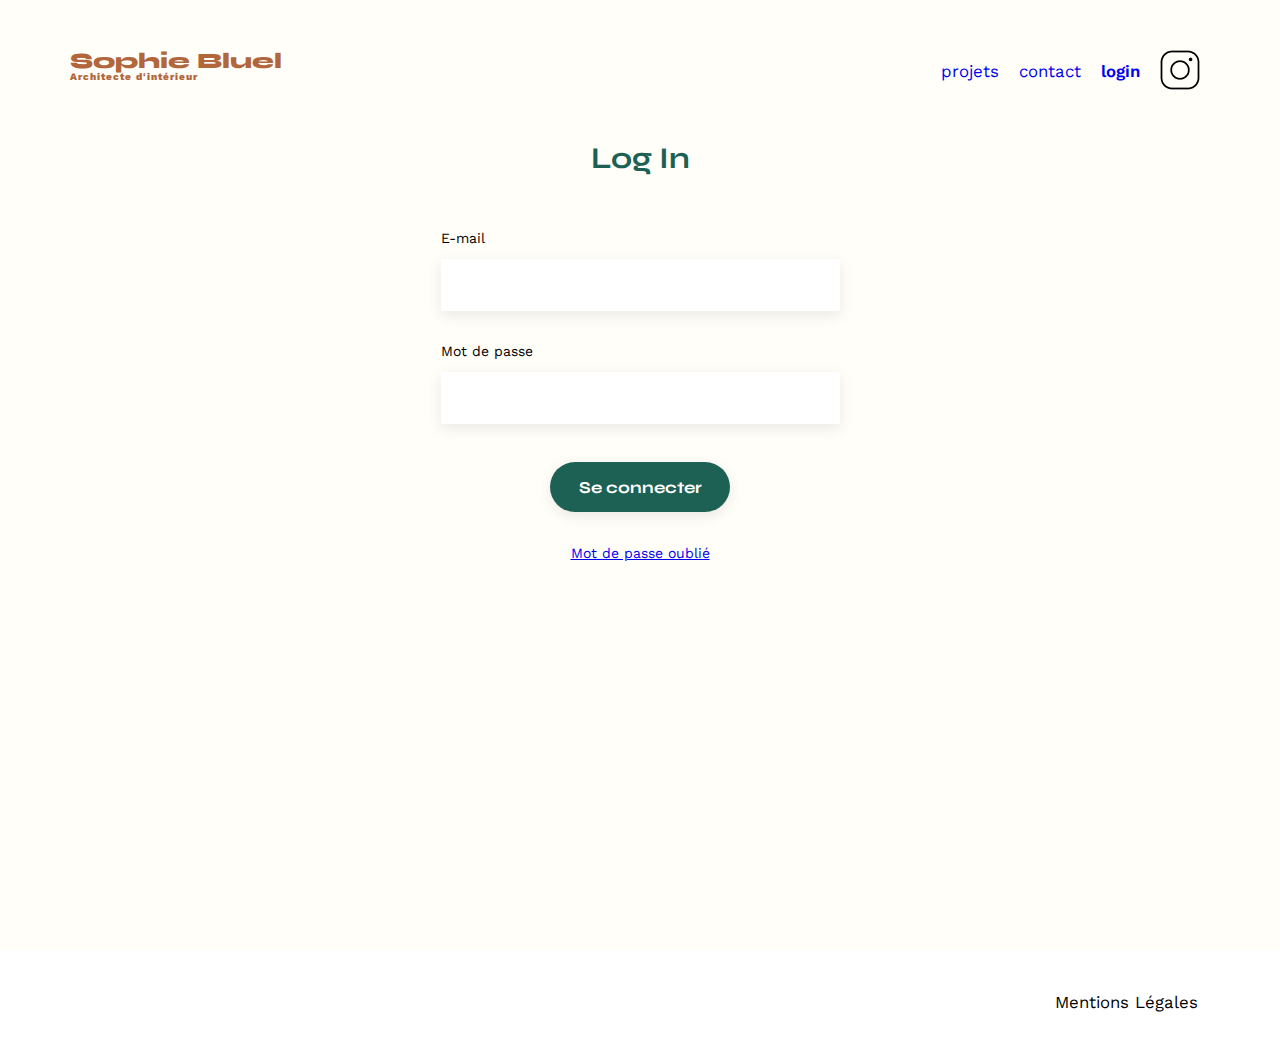
<file: FrontEnd/login.html>
<!DOCTYPE html>
<html lang="fr">
<head>
	<meta charset="UTF-8">
	<title>Sophie Bluel - Architecte d'intérieur</title>
	<meta name="viewport" content="width=device-width, initial-scale=1.0">
	<link rel="preconnect" href="https://fonts.googleapis.com">
	<link rel="preconnect" href="https://fonts.gstatic.com" crossorigin>
	<link href="https://fonts.googleapis.com/css2?family=Syne:wght@700;800&family=Work+Sans&display=swap" rel="stylesheet">
	<meta name="description" content="">
	<link rel="stylesheet" href="./assets/style.css">
</head>
<body>
    <div class="container bodyContainer">
        <header>
            <h1 class="flexColumn">Sophie Bluel <span>Architecte d'intérieur</span></h1>
            <nav>
                <ul class="navLinks">
                    <li><a href="index.html">projets</a></li>
                    <li><a href="#">contact</a></li>
                    <li><a href="login.html">login</a></li>
                    <li><img src="./assets/icons/instagram.png" alt="Instagram"></li>
                </ul>
            </nav>
        </header>
        <main id="logIn">
            <h2>Log In</h2>
            <form class="flexColumn" action="#" method="post">
				<div id="emailContainer" class="flexColumn">
                    <label for="email">E-mail</label>
				    <input type="email" name="email" id="email" required>
				</div>
                <div id="passwordContainer" class="flexColumn">
                    <label for="password">Mot de passe</label>
                    <input type="password" name="password" id="password" required>
                </div>
                <input type="submit" value="Se connecter" id="sendForm">
			</form>
            <a href="#" class="passwordLost">Mot de passe oublié</a>
        </main>
    </div>
    <footer>
        <nav>
            <ul>
                <li>Mentions Légales</li>
            </ul>
        </nav>
    </footer>
<script src="./assets/js/currentPage.js"></script>
<script src="./assets/js/login.js"></script>
</body>
</html>
</file>
<file: FrontEnd/assets/style.css>
/* http://meyerweb.com/eric/tools/css/reset/
   v2.0 | 20110126
   License: none (public domain)
*/

html, body, div, span, applet, object, iframe,
h1, h2, h3, h4, h5, h6, p, blockquote, pre,
a, abbr, acronym, address, big, cite, code,
del, dfn, em, img, ins, kbd, q, s, samp,
small, strike, strong, sub, sup, tt, var,
b, u, i, center,
dl, dt, dd, ol, ul, li,
fieldset, form, label, legend,
table, caption, tbody, tfoot, thead, tr, th, td,
article, aside, canvas, details, embed,
figure, figcaption, footer, header, hgroup,
menu, nav, output, ruby, section, summary,
time, mark, audio, video {
	margin: 0;
	padding: 0;
	border: 0;
	font-size: 100%;
	font: inherit;
	vertical-align: baseline;
}
/* HTML5 display-role reset for older browsers */
article, aside, details, figcaption, figure,
footer, header, hgroup, menu, nav, section {
	display: block;
}
body {
	line-height: 1;
}
ol, ul {
	list-style: none;
}
a:visited {
	color: #000000;
}
blockquote, q {
	quotes: none;
}
blockquote:before, blockquote:after,
q:before, q:after {
	content: '';
	content: none;
}
table {
	border-collapse: collapse;
	border-spacing: 0;
}
/** end reset css**/
html, body, .bodyContainer {
	height: 100%;
}

body {
	font-family: 'Work Sans' ;
	font-size: 14px;
	background-color: #FFFEF8;
}
.container {
	max-width: 1140px;
	margin: 0 auto;
}
header {
	display: flex;
	justify-content: space-between;
	margin: 50px 0
}
section {
	margin: 50px 0
}

h1{
	font-family: 'Syne';
	font-size: 22px;
	font-weight: 800;
	color: #B1663C
}

h1 > span {
	font-family: 'Work Sans';
	font-size:10px;
	letter-spacing: 0.1em;
;
}

h2{
	font-family: 'Syne';
	font-weight: 700;
	font-size: 30px;
	color: #1D6154
}
nav ul {
	display: flex;
	align-items: center;
	list-style-type: none;

}
nav li {
	padding: 0 10px;
	font-size: 1.2em;
}
nav a {
	text-decoration: none;
}
nav a:hover {
	color: #B1663C;
}
li:hover {
	color: #B1663C;
}
.currentLink {
    font-weight: 600;
}
#introduction {
	display: flex;
	align-items: center;
}
#introduction figure {
	flex: 1
}
#introduction img {
	display: block;
	margin: auto;
	width: 80%;
}

#introduction article {
	flex: 1
}
#introduction h2 {
	margin-bottom: 1em;
}

#introduction p {
	margin-bottom: 0.5em;
}

.cursorPointer {
	cursor: pointer;
}

.projects {
	display: flex;
	justify-content: center;
	gap: 20px;
	margin-bottom: 1em;
}

#portfolio {
	width: 90%;
	margin: 0 auto;
	margin-bottom: 57px;
}
#portfolio h2 {
	text-align: center;
}

.modifyWorks {
	align-self: center;
}
.fa-pen-to-square {
	font-size: 20px;
	margin-right: 10px;
}
.modifyLink {
	text-decoration: none;
	color: #000000;
	vertical-align: text-top;
}
.flexCenter {
	justify-content: center;
	align-items: center;
}
#openModalButton {
	border: none;
	background: none;
	display: none;
}
.modal {
	display: none;
	position: fixed;
	top: 0;
	left: 0;
	width: 100%;
	height: 100%;
	background: rgba(0, 0, 0, 0.3);
	margin: 0 auto;
}
.modalGallery, .modalAddWork {
	border: 1px black solid;
	background-color: #FFFFFF;
	border-radius: 10px;
	width: 630px;
	position: relative;
	max-width: calc(100vw - 100px);
	max-height: calc(100vh - 100px);
	overflow: auto;
}
.modalAddWork {
	display: none;

}

.icons {
	display: flex;
	justify-content: space-between;
}
.fa-arrow-left {
	font-size: 20px;
	margin: 30px 0 0 30px;
}
.fa-xmark {
	font-size: 20px;
	margin: 30px 35px;
	position: absolute;
	right: 0;
}
.modalGallery h3,
.modalAddWork h3 {
	font-size: 26px;
	text-align: center;
	margin-top: 16px;
	margin-bottom: 46px;
}
.modalGallery h3 {
	margin-top: 60px;
}
.galleryContainer {
	margin: 0 105px;
	display: grid;
	justify-content:center;
	grid-template-columns: repeat(auto-fit, minmax(75px, max-content));
	grid-gap: 7px 10px;
}
.galleryContainer figure {
	position: relative;
}
.galleryContainer img {
	width: 100%;
}
.trashContainer {
	z-index: 1;
	position: absolute;
	top: 6px;
	right: 6px;
}
.fa-trash-can,
.fa-arrows-up-down-left-right {
	font-size: 10px;
	background-color: #000000;
	color: #FFFFFF;
	padding: 3px;
	line-height: normal;
	border-radius: 2px;
}
hr {
	width: 67%;
	margin-top: 47px;
}
.flexColumn {
	display: flex;
	flex-direction: column;
}
.textCenter {
	text-align: center;
}
#addWorkButton {
	font-family: 'Syne';
	font-weight: 700;
	color: white;
	background-color: #1D6154;
	margin: 38px auto 0 auto;
	width: 237px;
	border-radius: 60px;
	height: 36px;
	border: none;
}
#deleteWorkButton {
	font-family: 'Syne';
	font-weight: 700;
	color: #D65353;
	margin-top: 23px;
	margin-bottom: 48px;
	border: none;
	background: none;
}

.imgContainer {
	background: #E8F1F6;
	width: 65%;
	height: 169px;
	border-radius: 3px;
	text-align: center;
	margin: 0 auto 10px auto;
	position: relative;
	padding-bottom: 11px;
}
.imgContainer .fa-image {
	display: block;
	color: #B9C5CC;
	font-size: 60px;
	padding-top: 25px;
	margin-bottom: 20px;
}
.imgContainer label {
	display: inline-block;
	font-family: 'Syne';
	color: #306685;
	background-color: #CBD6DC;
	padding: 10px 33px;
	border-radius: 50px;
	font-weight: 500;
}
#addImgButton {
	display: none;
}
#imgPreview {
	width: 129px;
	height: 180px;
	object-fit: cover;
	position: absolute;
	top: 0;
	margin-left: auto;
	margin-right: auto;
	left: 0;
	right: 0;
	visibility: hidden;
}
.imgContainer p {
	margin-top: 7px;
	font-size: 12px;
}
.imgErrorMessage {
	color: #ff0000;
	position: relative;
	top: 5px;
	font-size: 13px;
}

.info {
	margin: 0 auto 47px auto;
	width: 65%;
}
.info label {
	text-align: left;
	margin-top: 20px;
	margin-bottom: 10px;
}
.titleErrorMessage {
	color: #ff0000;
	font-size: 13px;
	text-align: left;
	margin-top: 5px;
}
.inputError {
	background: #fff0f4;
	border: 2px #ff0000 solid;
}
.info input, .info select {
	height: 50px;
}
#submitWork {
	width: 240px;
	height: 36px;
	border: none;
	margin-top: 32px;
	margin-bottom: 55px;
	display: flex;
	justify-content: center;
}

#filtersContainer {
	display: flex;
	gap: 10px;
	justify-content: center;
}
.filters {
	font-size: 16px;
	font-weight: 700;
	color: #1D6154;
	border: 1px solid #1D6154;
	border-radius: 60px;
	padding: 10px 20px;
	margin-top: 21px;
	margin-bottom: 51px;
	cursor: pointer;
}
.filterActive {
	background-color: #1D6154;
	color: #FFFFFF;
}

.gallery {
	width: 100%;
	display: grid;
	grid-template-columns: 1fr 1fr 1fr;
	grid-column-gap: 20px;
	grid-row-gap: 20px;
}

.gallery img {
	width: 100%;

}
#contact {
	width: 50%;
margin: auto;
}
#contact > * {
	text-align: center;

}
#contact h2{
	margin-bottom: 20px;
}
#contact form {
	text-align: left;
	margin-top:30px;
}

#contact input {
	height: 50px;
	font-size: 1.2em;
	border: none;
	box-shadow: 0px 4px 14px rgba(0, 0, 0, 0.09);
}
#contact label {
	margin: 2em 0 1em 0;
}
#contact textarea {
	border: none;
	box-shadow: 0px 4px 14px rgba(0, 0, 0, 0.09);
}

#logIn {
	width: 50%;
	margin: auto;
	text-align: center;
}
#logIn form {
	text-align: left;
	margin-top:30px;
	align-items: center;
}
#emailContainer, #passwordContainer {
	width: 70%;
}
#logIn input {
	height: 50px;
	font-size: 1.2em;
	border: none;
	box-shadow: 0px 4px 14px rgba(0, 0, 0, 0.09);
}
#logIn label {
	margin: 2em 0 1em 0;
}


input[type="submit"]{
	font-family: 'Syne';
	font-weight: 700;
	color: white;
	background-color: #1D6154;
	margin : 2em auto ;
	width: 180px;
	text-align: center;
	border-radius: 60px ;
}

footer {
	background-color: #FFFFFF;
}

footer nav ul {
	display: flex;
	justify-content: flex-end;
	margin-right: 2em;
	padding: 44px;
}
</file>
